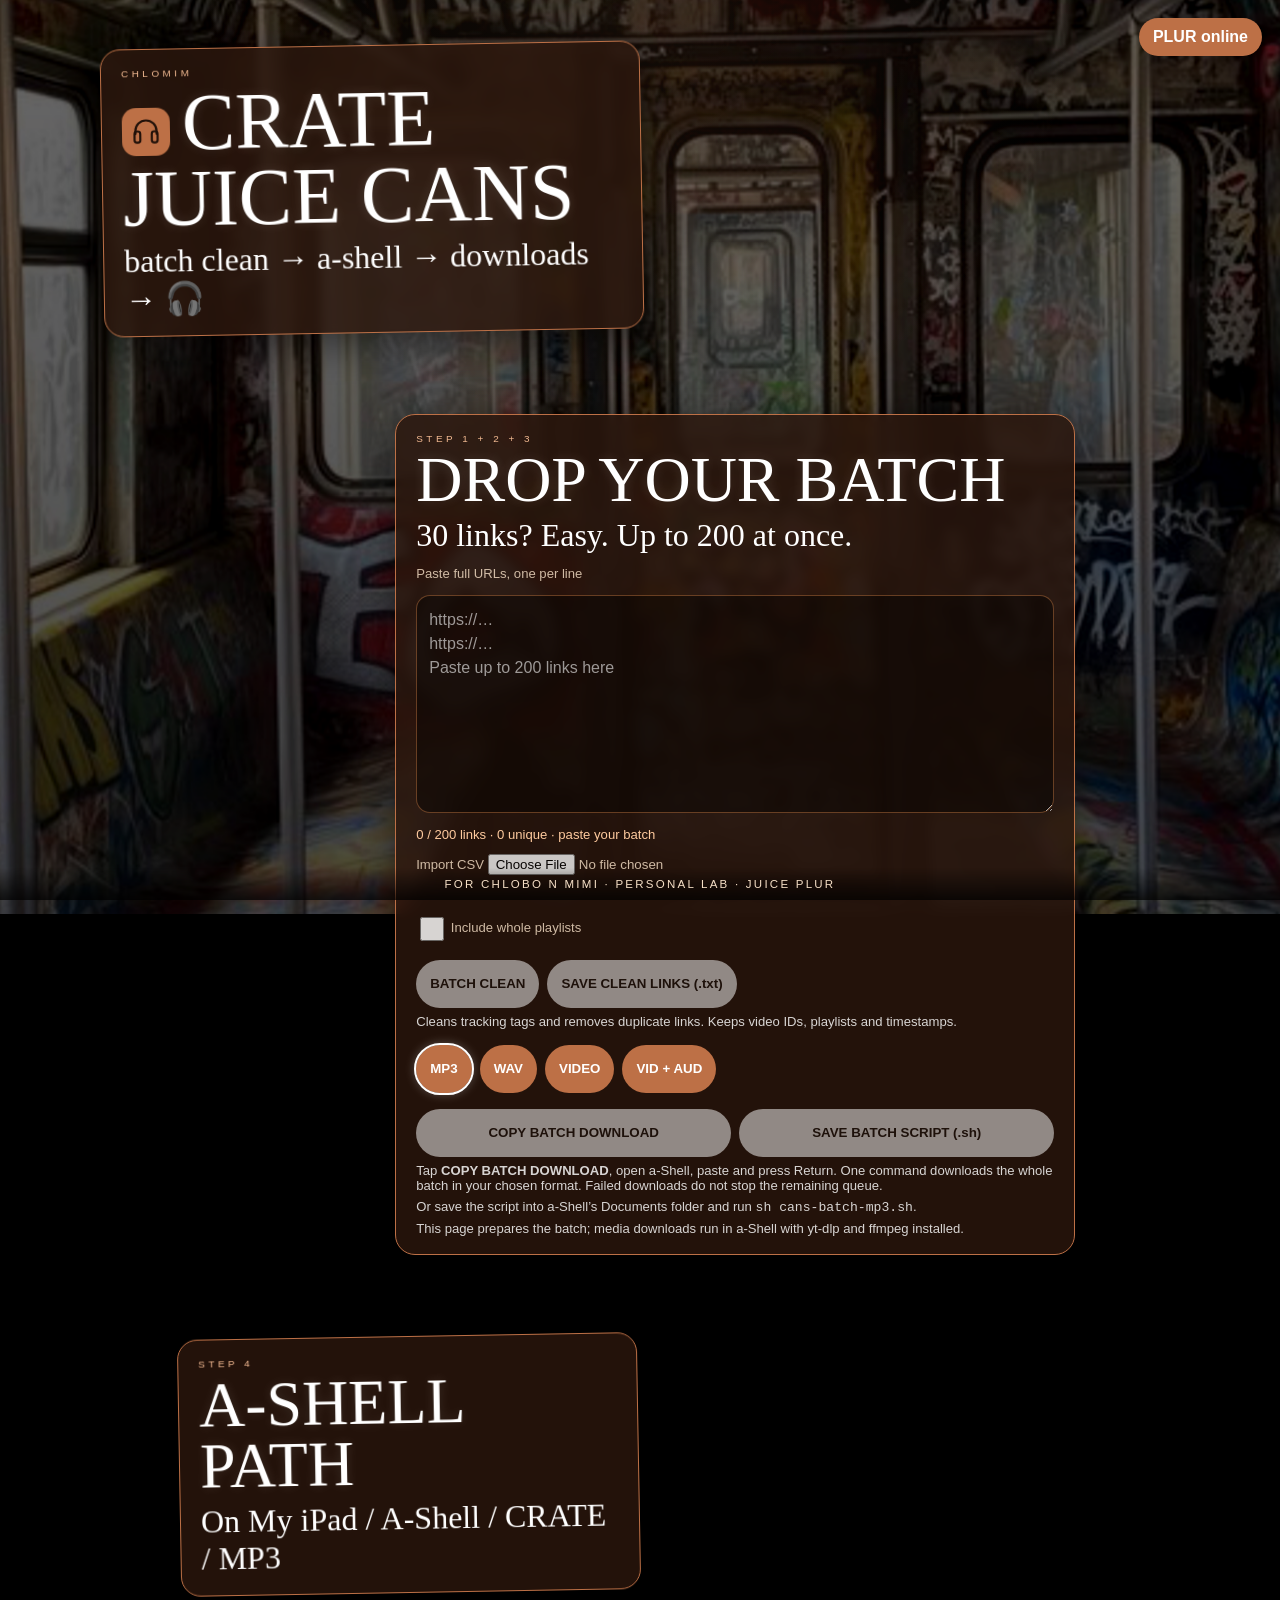
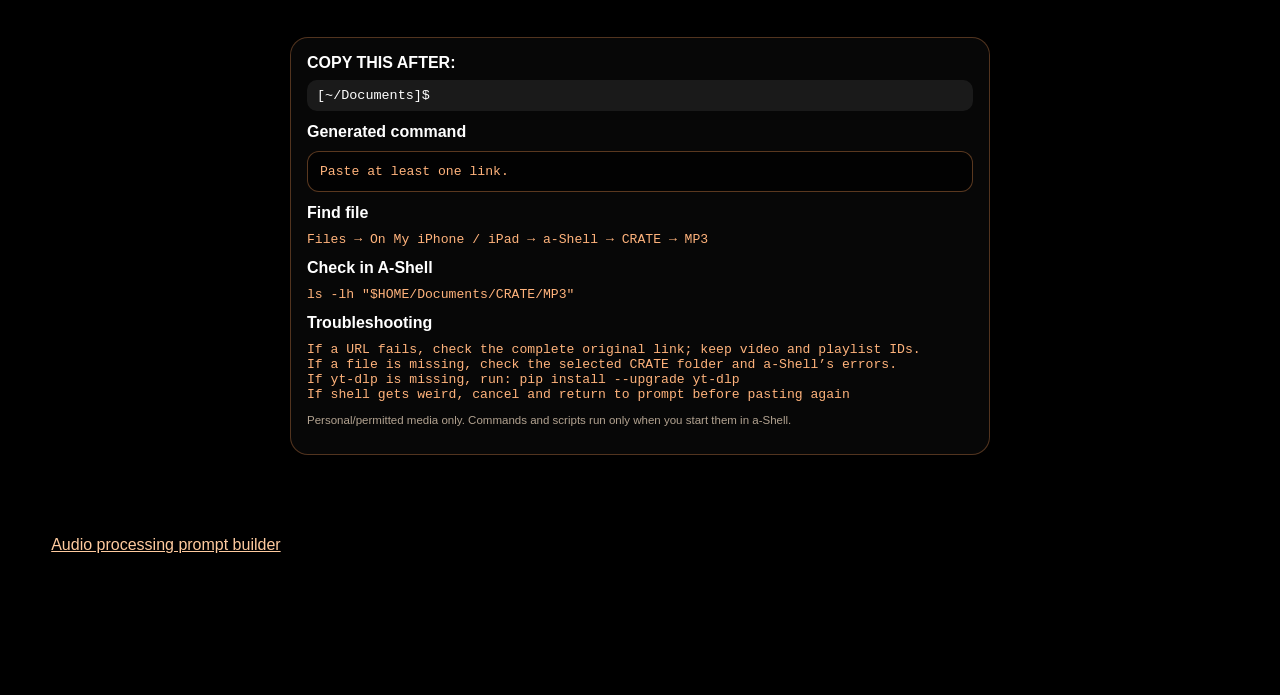
<file: index.html>
<!doctype html><html lang="en"><meta charset="utf-8"><meta name="viewport" content="width=device-width,initial-scale=1"><title>Cans</title><p><a href="./studio/">Open Cans</a></p><script>const target=new URL("./studio/",location.href);target.search=location.search;target.hash=location.hash;location.replace(target.href);</script></html>
</file>
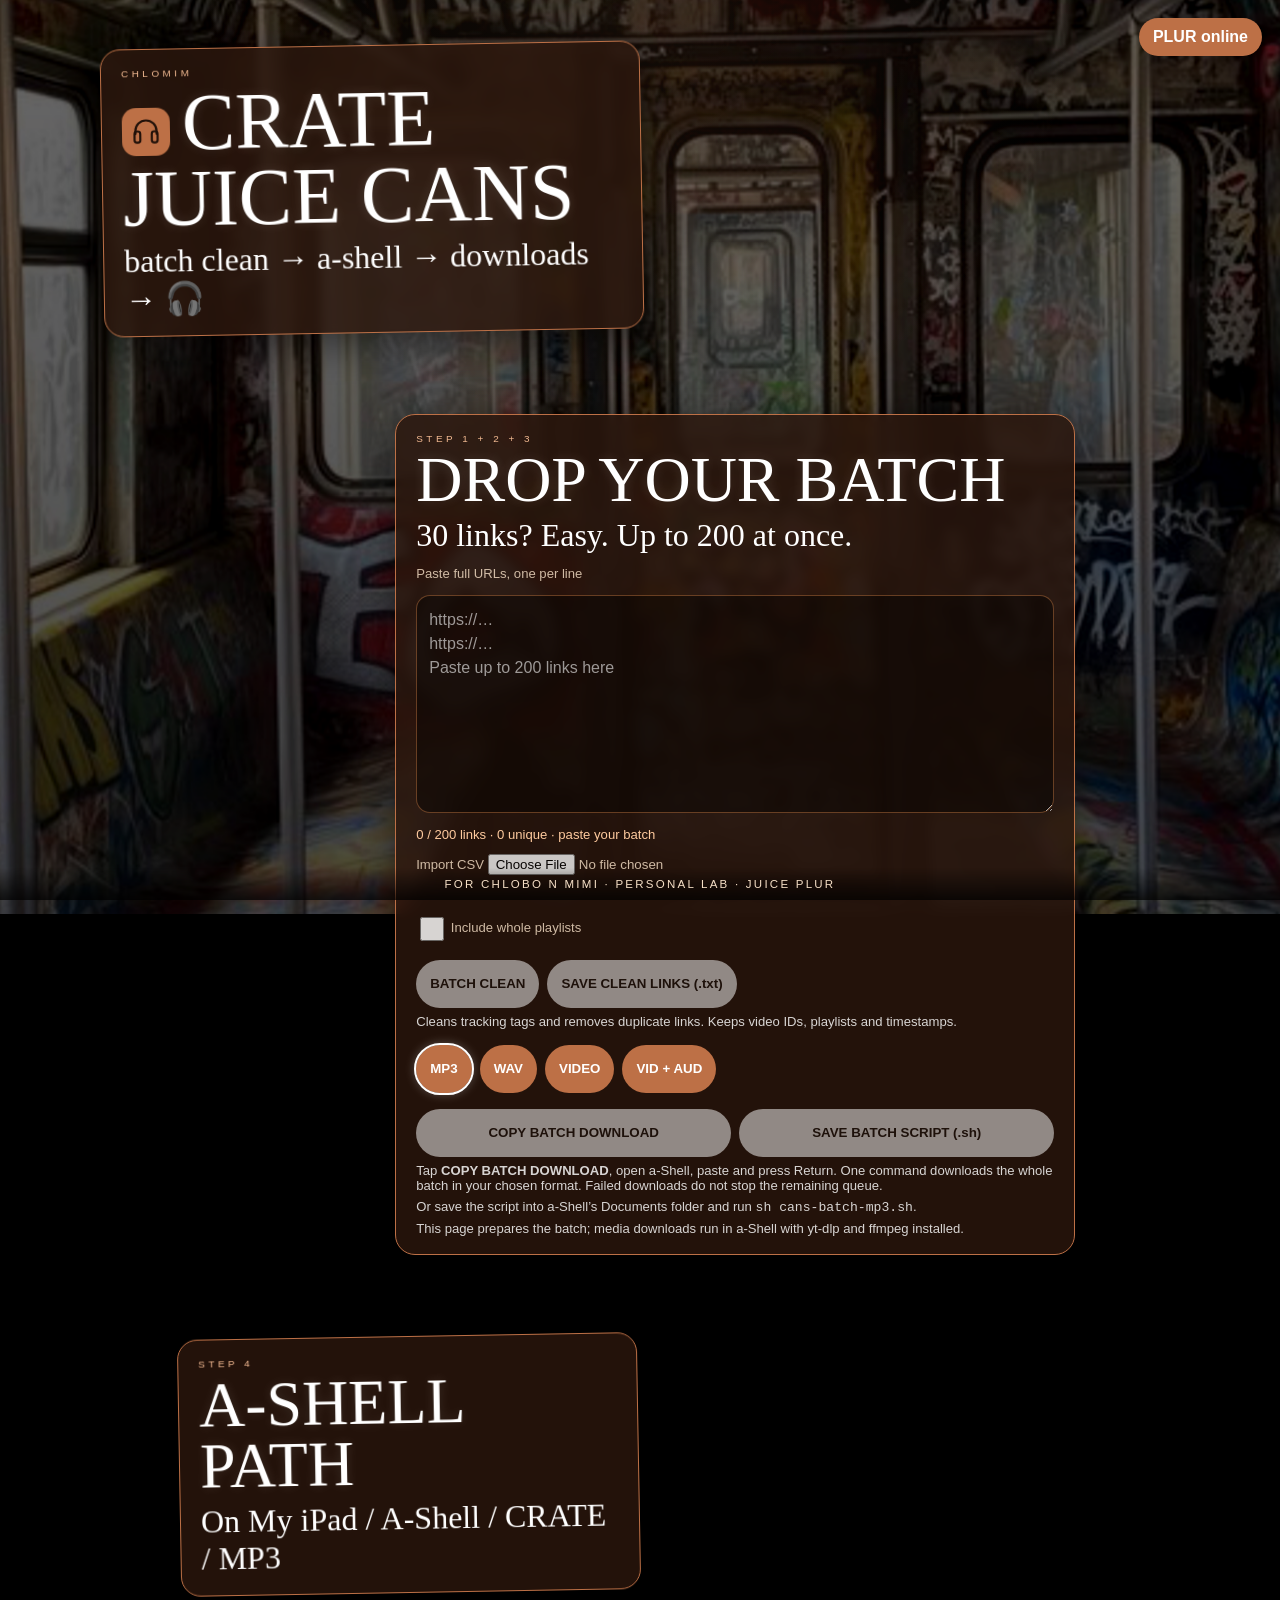
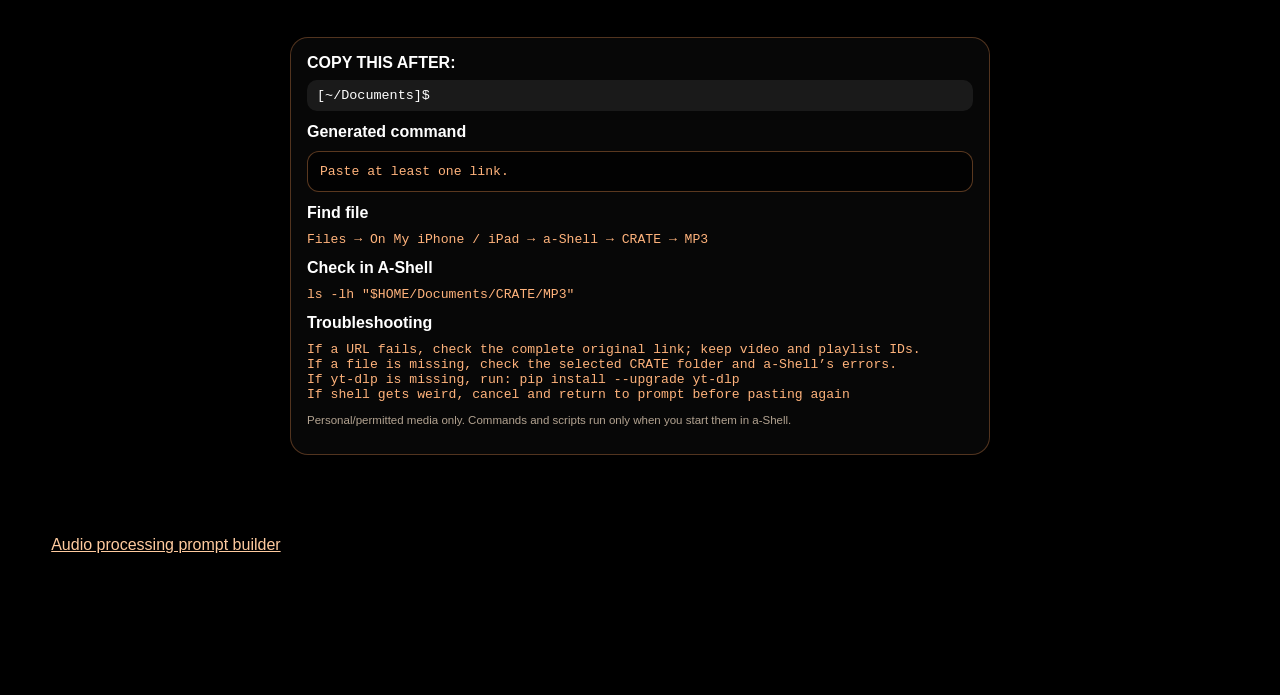
<file: studio/index.html>
<!DOCTYPE html>
<html lang="en">
<head>
<meta charset="UTF-8">
<meta name="viewport" content="width=device-width, initial-scale=1.0, viewport-fit=cover">

<meta name="apple-mobile-web-app-capable" content="yes">

<title>Cans</title>
<link rel="stylesheet" href="styles.css?v=20261105-batch">


<!-- JUICE app identity: keep icon, page accent and share image aligned. -->
<meta name="theme-color" content="#BD7046">
<meta name="apple-mobile-web-app-title" content="Cans">
<link rel="icon" type="image/svg+xml" href="identity/icon.svg">
<link rel="apple-touch-icon" sizes="180x180" href="identity/icon-180.png">
<link rel="manifest" href="identity.webmanifest">
<meta property="og:type" content="website">
<meta property="og:title" content="Cans">
<meta property="og:image" content="https://jujubeans85.github.io/chlomim/studio/identity/share.png">
<meta property="og:image:width" content="1200">
<meta property="og:image:height" content="630">
<meta property="og:image:alt" content="Cans — headphones icon">
<link rel="stylesheet" href="identity/identity.css">
</head>

<body>
<div class="train-bg" aria-hidden="true"></div>
<div class="smoke" aria-hidden="true"></div>

<main class="portal" id="top">
  <section class="sign sign-top" data-action="portal" tabindex="0" role="button" aria-label="Open CHLOMIM command helper">
    <span class="kicker">CHLOMIM</span>
    <h1><img class="juice-identity-mark" src="identity/icon.svg" alt="" width="48" height="48">CRATE JUICE CANS</h1>
    <p>batch clean → a-shell → downloads → 🎧</p>
  </section>

  <section class="sign sign-mid launcher-card" aria-label="Drop link here">
    <span class="kicker">STEP 1 + 2 + 3</span>
    <h2>DROP YOUR BATCH</h2>
    <p>30 links? Easy. Up to 200 at once.</p>

    <label for="source-url" class="helper-note input-label">Paste full URLs, one per line</label>
    <textarea aria-describedby="batch-status batch-errors" id="source-url" rows="8" spellcheck="false" autocapitalize="off" autocorrect="off" placeholder="https://…&#10;https://…&#10;Paste up to 200 links here"></textarea>
    <p id="batch-status" class="helper-note batch-status" role="status">0 / 200 links · ready for your batch</p>
    <pre id="batch-errors" class="batch-errors" hidden></pre>

    <label class="helper-note">Import CSV <input id="csv-input" type="file" accept=".csv,text/csv"></label>
    <label class="helper-note"><input id="playlist-mode" type="checkbox"> Include whole playlists</label>
    <div class="mini-controls" role="group" aria-label="batch link controls">
      <button id="clean-link" class="copy-btn" type="button" disabled>BATCH CLEAN</button>
      <button id="save-links" class="copy-btn" type="button" disabled>SAVE CLEAN LINKS (.txt)</button>
    </div>
    <p class="helper-note">Cleans tracking tags and removes duplicate links. Keeps video IDs, playlists and timestamps.</p>
    <div class="mini-controls" role="group" aria-label="download format">
      <button class="format-btn active" data-format="MP3" aria-pressed="true" type="button">MP3</button>
      <button class="format-btn" data-format="WAV" aria-pressed="false" type="button">WAV</button>
      <button class="format-btn" data-format="VIDEO" aria-pressed="false" type="button">VIDEO</button>
      <button class="format-btn" data-format="VIDAUD" aria-pressed="false" type="button">VID + AUD</button>
    </div>
    <div class="mini-controls batch-actions" role="group" aria-label="batch download controls">
      <button id="copy-command" class="copy-btn" type="button" disabled>COPY BATCH DOWNLOAD</button>
      <button id="save-script" class="copy-btn" type="button" disabled>SAVE BATCH SCRIPT (.sh)</button>
    </div>

    <p class="helper-note">Tap <b>COPY BATCH DOWNLOAD</b>, open a-Shell, paste and press Return. One command downloads the whole batch in your chosen format. Failed downloads do not stop the remaining queue.</p>
    <p class="helper-note" id="script-help">Or save the script into a-Shell’s Documents folder and run <code id="script-run">sh cans-batch-mp3.sh</code>.</p>
    <p class="helper-note">This page prepares the batch; media downloads run in a-Shell with yt-dlp and ffmpeg installed.</p>
  </section>

  <section class="sign sign-low" data-action="shell" tabindex="0" role="button" aria-label="Reveal A-Shell path">
    <span class="kicker">STEP 4</span>
    <h2>A-SHELL PATH</h2>
    <p id="folder-label">On My iPad / A-Shell / CRATE / MP3</p>
  </section>

  <aside class="shell-panel show" id="shell-panel" aria-live="polite">
    <b>COPY THIS AFTER:</b>
    <pre class="prompt-line">[~/Documents]$</pre>

    <b>Generated command</b>
    <code id="generated-command">Paste a clean link first.</code>

    <b>Find file</b>
    <code id="file-path">Files → On My iPhone / iPad → a-Shell → CRATE → MP3</code>

    <b>Check in A-Shell</b>
    <code id="check-command">ls -lh "$HOME/Documents/CRATE/MP3"</code>

    <b>Troubleshooting</b>
    <code>If a URL fails, check the complete original link; keep video and playlist IDs.
If a file is missing, check the selected CRATE folder and a-Shell’s errors.
If yt-dlp is missing, run: pip install --upgrade yt-dlp
If shell gets weird, cancel and return to prompt before pasting again</code>

    <p class="legal-note">Personal/permitted media only. Commands and scripts run only when you start them in a-Shell.</p>
  </aside>
<p><a href="prompt.html">Audio processing prompt builder</a></p>
</main>

<footer>FOR CHLOBO N MIMI · PERSONAL LAB · JUICE PLUR</footer>
<div role="status" class="toast" id="toast">ready</div>

<script src="command-builder.js?v=20261106-query"></script>
<script src="main.js?v=20261105-batch"></script>
</body>
</html>
</file>
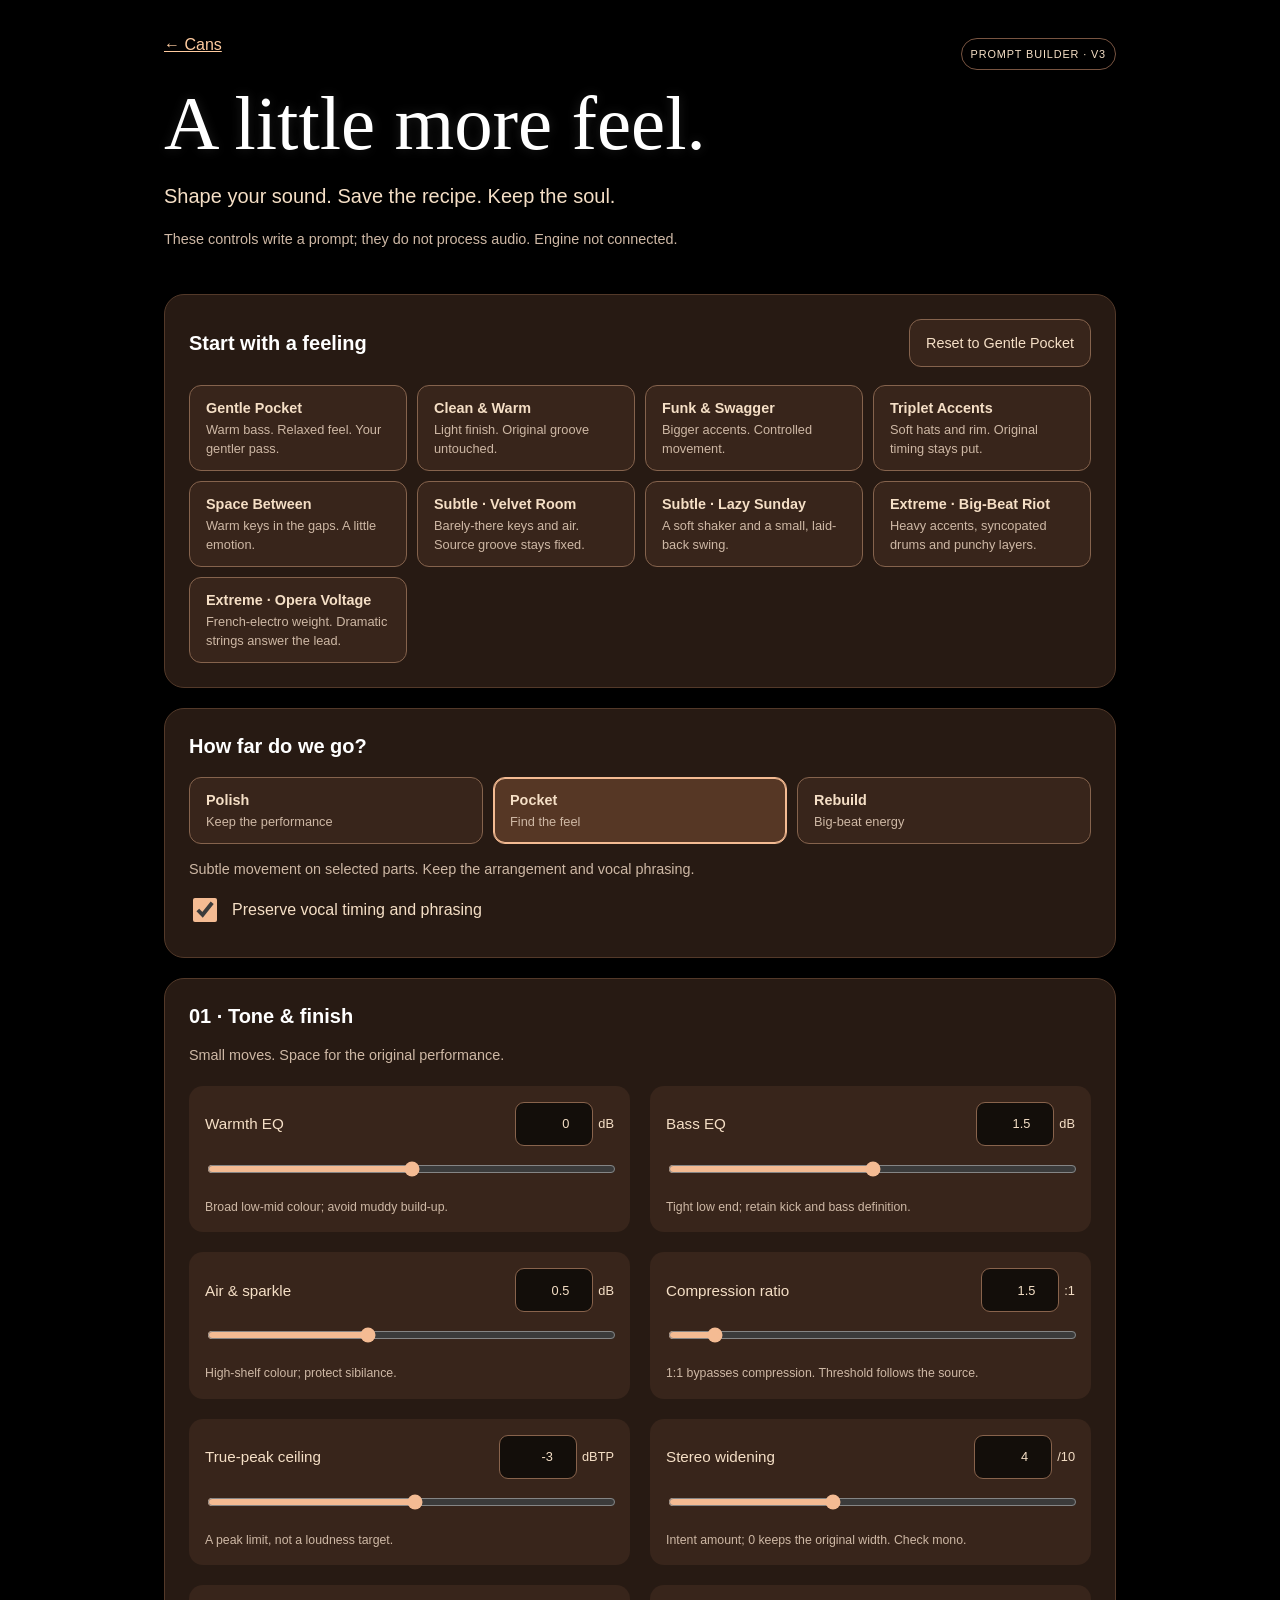
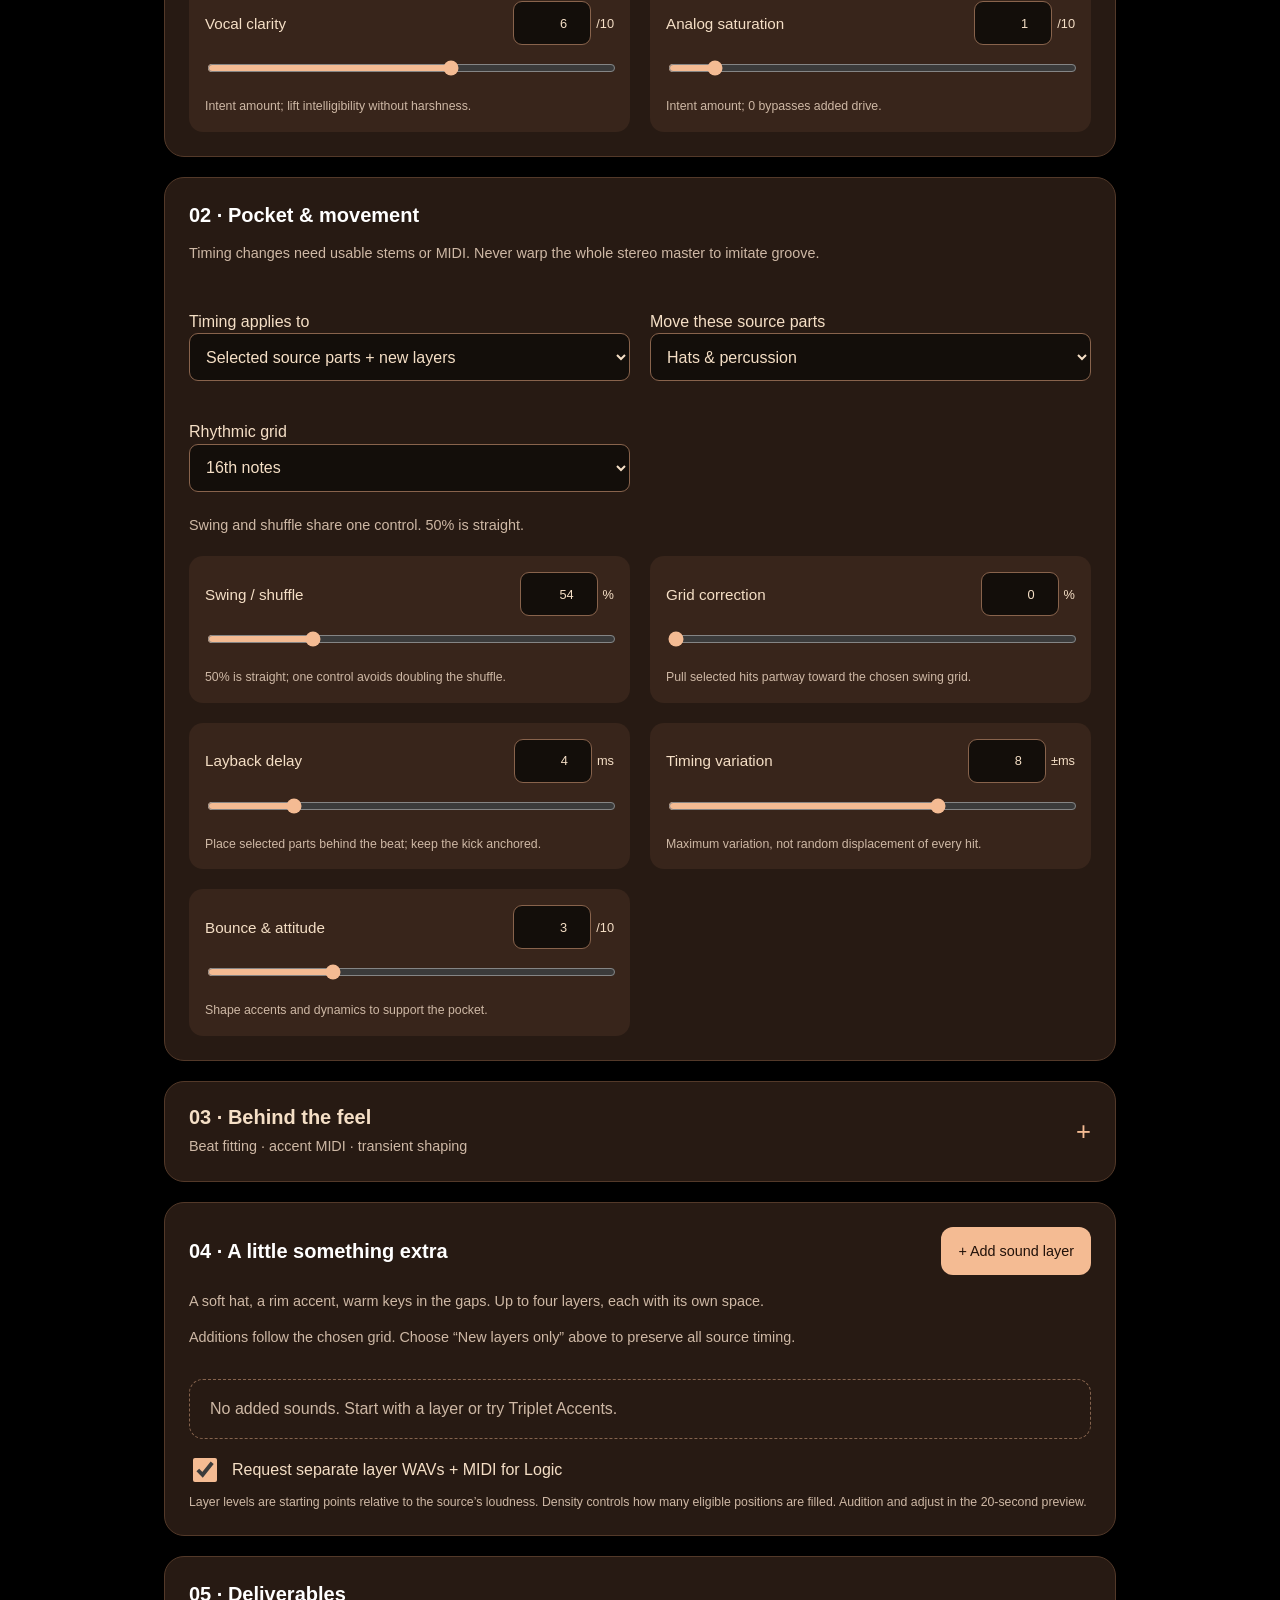
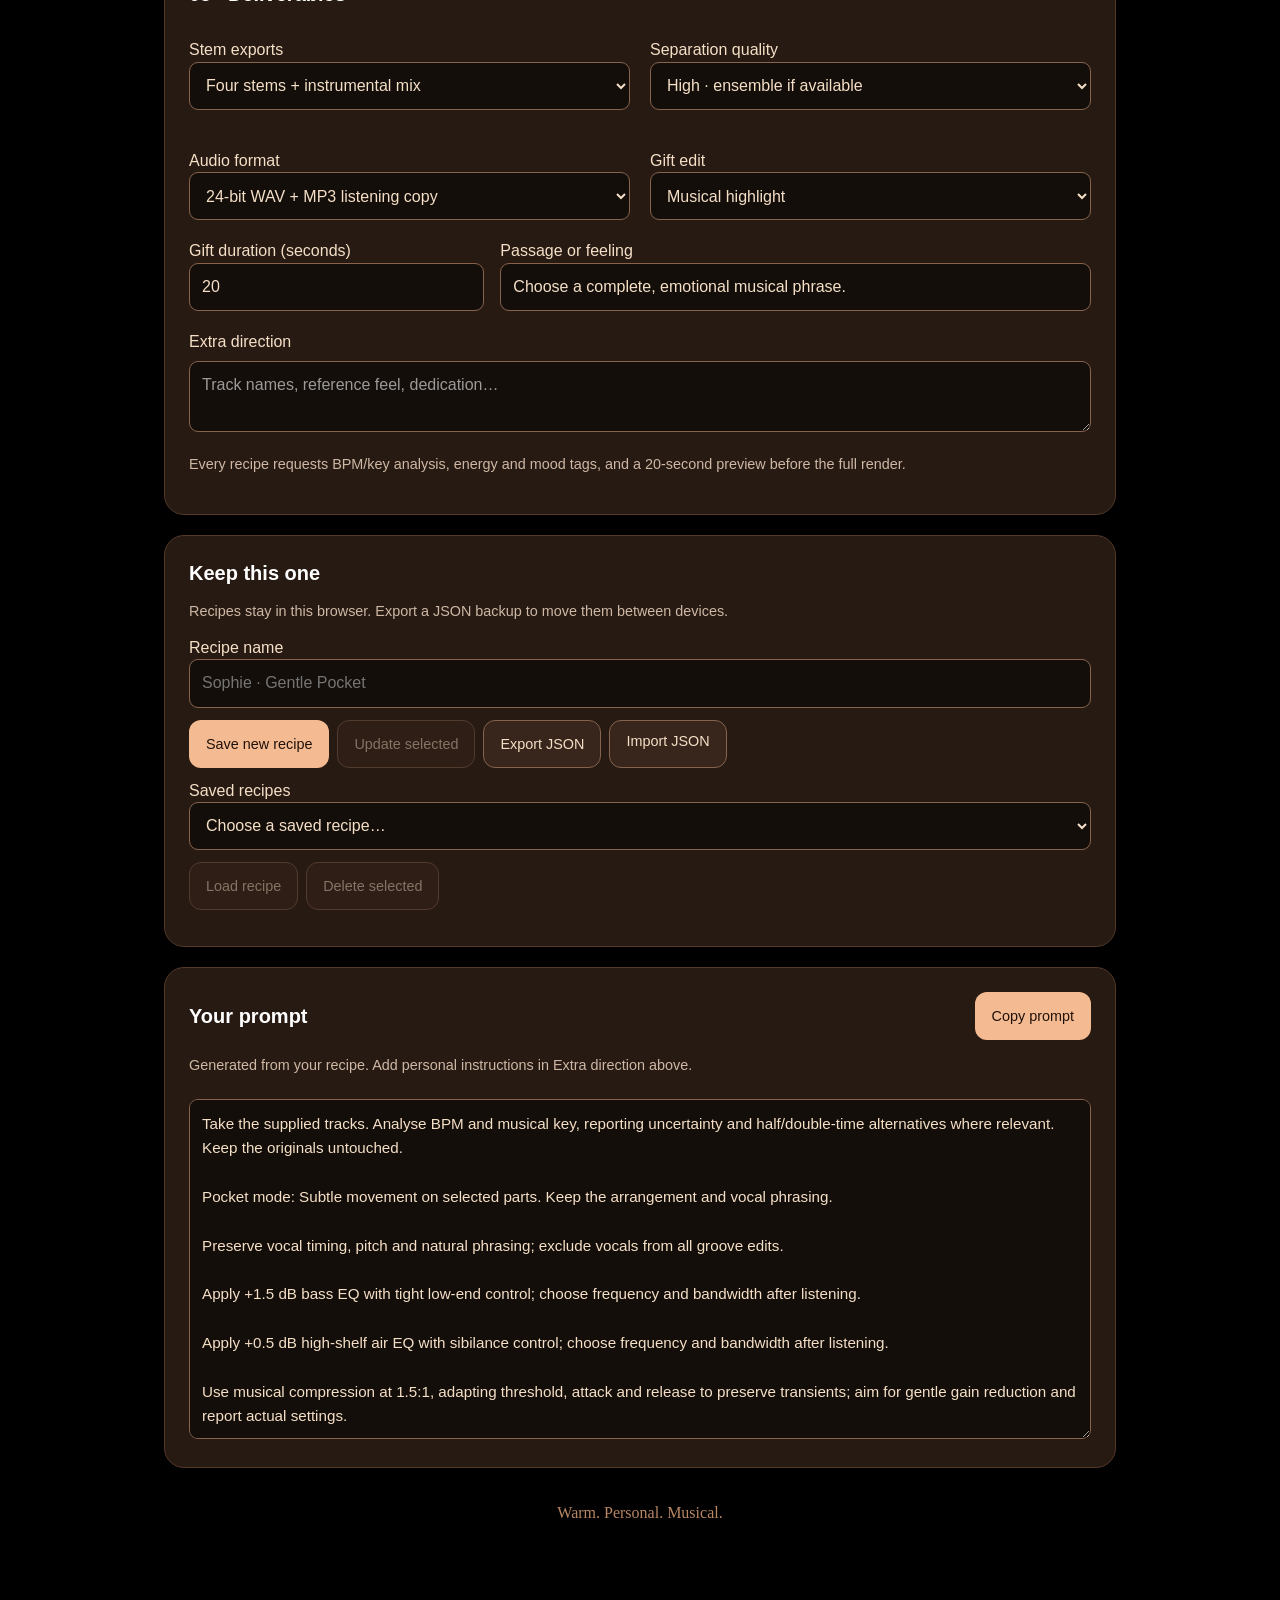
<file: studio/prompt.html>
<!doctype html>
<html lang="en">
<head><meta charset="utf-8"><meta name="viewport" content="width=device-width,initial-scale=1"><meta name="theme-color" content="#38251b"><title>Cans · Audio recipes</title><link rel="stylesheet" href="styles.css"><link rel="stylesheet" href="prompt-v3.css"></head>
<body><main>
<header><a href="index.html">← Cans</a><span class="badge">PROMPT BUILDER · V3</span><h1>A little more feel.</h1><p class="intro">Shape your sound. Save the recipe. Keep the soul.</p><p class="muted">These controls write a prompt; they do not process audio. Engine not connected.</p></header>
<section aria-labelledby="start-title"><div class="section-heading"><h2 id="start-title">Start with a feeling</h2><button id="reset" class="quiet">Reset to Gentle Pocket</button></div><div id="presets" class="presets"></div></section>
<form id="recipe-form">
<section aria-labelledby="mode-title"><h2 id="mode-title">How far do we go?</h2><div class="modes" id="modes"></div><p id="mode-note" class="muted"></p><label class="check"><input type="checkbox" id="protectVocals" data-field="protectVocals"> Preserve vocal timing and phrasing</label></section>
<section aria-labelledby="tone-title"><h2 id="tone-title">01 · Tone & finish</h2><p class="muted">Small moves. Space for the original performance.</p><div id="tone-controls" class="controls"></div></section>
<section aria-labelledby="groove-title"><h2 id="groove-title">02 · Pocket & movement</h2><p class="muted" id="groove-note">Timing changes need usable stems or MIDI. Never warp the whole stereo master to imitate groove.</p><fieldset id="groove-fields"><div class="select-grid"><label>Timing applies to<select id="timingScope" data-field="timingScope"><option value="source-and-layers">Selected source parts + new layers</option><option value="layers-only">New layers only · source stays fixed</option></select></label><label>Move these source parts<select id="target" data-field="target"><option value="percussion">Hats & percussion</option><option value="drums">Drums (anchor kick)</option><option value="drums-bass">Drums & bass (anchor kick)</option></select></label><label>Rhythmic grid<select id="subdivision" data-field="subdivision"><option value="16th">16th notes</option><option value="8th">8th notes</option><option value="16th-triplet">1/16 triplets · six per beat</option></select></label></div><p id="grid-note" class="muted"></p><div id="groove-controls" class="controls"></div></fieldset></section>
<section aria-labelledby="advanced-title">
<details id="advanced"><summary><span><strong id="advanced-title">03 · Behind the feel</strong><span class="muted">Beat fitting · accent MIDI · transient shaping</span></span><span class="disclosure" aria-hidden="true">+</span></summary>
<p class="muted">Musical instructions for the processor. These controls do not analyse or render audio in this page.</p>
<p id="advanced-note" class="muted"></p><fieldset id="advanced-fields">
<h3>Fit the beat</h3><div class="select-grid"><label>Beat reference<select id="beatMode" data-field="beatMode"><option value="follow">Follow the source’s local beat map</option><option value="fixed">Use a requested fixed tempo</option></select></label><label id="bpm-field">Requested tempo · BPM<input type="number" id="bpm" data-field="bpm" min="30" max="300" step="0.1"><span class="hint">A requested value, not a BPM measurement.</span></label></div>
<p class="hint">The processor must check downbeats and confidence. Unreliable timing needs a corrected anchor before movement.</p>
<h3>Shape new accent MIDI</h3><p class="muted">Used when a new sound layer is enabled below. Source vocals stay out of this pattern.</p>
<div class="select-grid"><label>Accent pattern<select id="accentPattern" data-field="accentPattern"><option value="follow">Echo the existing accents</option><option value="offbeat">Offbeat lift</option><option value="syncopated">Syncopated bounce</option><option value="ends">Phrase-ending accents</option></select></label><label>Pattern length · bars<input type="number" id="cycle" data-field="cycle" min="1" max="16" step="1"></label><label>Variation seed<input type="number" id="seed" data-field="seed" min="0" max="999999" step="1"><span class="hint">Same seed keeps variations repeatable in a compatible engine.</span></label></div><div id="accent-controls" class="controls"></div>
<h3>Shape new percussion</h3><p class="muted">Attack and tail controls affect added percussion only. Zero leaves the layer unshaped.</p><div id="transient-controls" class="controls"></div>
</fieldset></details></section>
<section aria-labelledby="layers-title"><div class="section-heading"><h2 id="layers-title">04 · A little something extra</h2><button id="add-layer" type="button">+ Add sound layer</button></div><p class="muted">A soft hat, a rim accent, warm keys in the gaps. Up to four layers, each with its own space.</p><p id="layer-mode-note" class="muted"></p><fieldset id="layer-fields"><div id="layers"></div><p id="empty-layers" class="empty">No added sounds. Start with a layer or try Triplet Accents.</p><label class="check"><input type="checkbox" id="layerExports" data-field="layerExports"> Request separate layer WAVs + MIDI for Logic</label><p class="hint">Layer levels are starting points relative to the source’s loudness. Density controls how many eligible positions are filled. Audition and adjust in the 20-second preview.</p></fieldset></section>
<section aria-labelledby="output-title"><h2 id="output-title">05 · Deliverables</h2><div class="select-grid"><label>Stem exports<select id="stems" data-field="stems"><option value="none">No stem exports</option><option value="four">Vocals / drums / bass / other</option><option value="vocal-inst">Vocals + instrumental</option><option value="all">Four stems + instrumental mix</option></select></label><label>Separation quality<select id="quality" data-field="quality"><option value="balanced">Balanced · single model</option><option value="high">High · ensemble if available</option></select></label><label>Audio format<select id="format" data-field="format"><option value="wav24">WAV · 24-bit / source rate</option><option value="cd">WAV · 16-bit / 44.1 kHz (CD)</option><option value="wav-mp3">24-bit WAV + MP3 listening copy</option></select></label><label>Gift edit<select id="gift" data-field="gift"><option value="none">No gift edit</option><option value="highlight">Musical highlight</option><option value="voice">Highlight + supplied voice overlay</option></select></label></div><div id="gift-fields"><label>Gift duration (seconds)<input type="number" id="duration" data-field="duration" min="16" max="72" step="1"></label><label>Passage or feeling<input id="passage" data-field="passage" maxlength="300" placeholder="e.g. first chorus, tender and intimate"></label></div><label>Extra direction<textarea id="notes" data-field="notes" maxlength="2000" placeholder="Track names, reference feel, dedication…"></textarea></label><p class="muted">Every recipe requests BPM/key analysis, energy and mood tags, and a 20-second preview before the full render.</p></section>
</form>
<section aria-labelledby="save-title"><h2 id="save-title">Keep this one</h2><p class="muted">Recipes stay in this browser. Export a JSON backup to move them between devices.</p><label>Recipe name<input id="recipe-name" maxlength="80" placeholder="Sophie · Gentle Pocket"></label><div class="actions"><button id="save">Save new recipe</button><button id="update" class="quiet" disabled>Update selected</button><button id="export" class="quiet">Export JSON</button><label class="button quiet">Import JSON<input type="file" id="import" accept=".json,application/json" class="sr-only"></label></div><label>Saved recipes<select id="saved"><option value="">Choose a saved recipe…</option></select></label><div class="actions"><button id="load" class="quiet" disabled>Load recipe</button><button id="delete" class="quiet" disabled>Delete selected</button></div></section>
<section aria-labelledby="prompt-title"><div class="section-heading"><h2 id="prompt-title">Your prompt</h2><button id="copy">Copy prompt</button></div><p class="muted">Generated from your recipe. Add personal instructions in Extra direction above.</p><label class="sr-only" for="postprompt-textarea">Generated audio prompt</label><textarea id="postprompt-textarea" readonly></textarea></section>
<p id="status" role="status" aria-live="polite"></p><p class="end-note">Warm. Personal. Musical.</p><noscript>This builder needs JavaScript enabled to create and save recipes.</noscript>
</main><script type="module" src="prompt-v3.1.js?v=20261010-presets"></script></body></html>
</file>
<file: studio/styles.css>
:root {
  --cream:#f5dfc6;
  --rust:#ff9d57;
  --ink:#140c08;
  --glass:rgba(25,12,6,0.74);
}

* { box-sizing:border-box; -webkit-tap-highlight-color:transparent; }

html,body {
  margin:0;
  min-height:100%;
  font-family: "Trebuchet MS", "Arial", sans-serif;
  overflow-x:hidden;
  background:#000;
  color:var(--cream);
}

body {
  position:relative;
}

.train-bg {
  position:fixed;
  inset:0;
  background:url('assets/IMG_0511.jpeg') center center / cover no-repeat;
  filter:contrast(1.08) saturate(1.08) brightness(0.78);
  transform:scale(1.03);
}

.train-bg::after {
  content:"";
  position:absolute;
  inset:0;
  background:linear-gradient(to bottom, rgba(0,0,0,0.48), rgba(0,0,0,0.62));
}

.smoke {
  position:fixed;
  inset:0;
  background:radial-gradient(circle at top, rgba(255,157,87,0.08), transparent 40%);
  mix-blend-mode:screen;
  pointer-events:none;
}

.portal {
  position:relative;
  z-index:2;
  min-height:100vh;
  padding:5vh 4vw 14vh;
}

.sign {
  position:relative;
  width:min(78vw, 540px);
  margin-bottom:9vh;
  background:var(--glass);
  border:1px solid rgba(245,223,198,0.16);
  backdrop-filter:blur(6px);
  -webkit-backdrop-filter:blur(6px);
  border-radius:20px;
  padding:18px 20px;
  box-shadow:0 10px 40px rgba(0,0,0,0.48);
  transform:rotate(-1deg);
}

.sign-top { margin-left:4vw; }
.sign-mid { margin-left:auto; margin-right:12vw; transform:rotate(1deg); }
.sign-low { margin-left:10vw; width:min(66vw,460px); }

.kicker {
  display:block;
  font-size:0.62rem;
  letter-spacing:0.22rem;
  opacity:0.72;
  margin-bottom:6px;
}

h1,h2 {
  margin:0;
  font-family:"Marker Felt", "Chalkboard SE", cursive;
  font-weight:400;
  line-height:0.95;
  color:#fff;
  text-shadow:0 0 12px rgba(255,255,255,0.12);
}

h1 {
  font-size:clamp(2.6rem, 8vw, 5rem);
}

h2 {
  font-size:clamp(2rem, 7vw, 4rem);
}

.sign p {
  margin:6px 0 0;
  font-family:"Marker Felt", "Chalkboard SE", cursive;
  font-size:clamp(1.1rem, 3vw, 2rem);
  color:#fff;
}

.mini-controls {
  display:flex;
  flex-wrap:wrap;
  gap:8px;
  margin-top:16px;
}

.mini-controls button {
  border:none;
  background:rgba(255,157,87,0.92);
  color:#1a100b;
  border-radius:999px;
  padding:8px 14px;
  font-weight:700;
}

.shell-panel {
  position:relative;
  left:auto;
  bottom:auto;
  transform:none;
  width:min(92vw,700px);
  margin: -4vh auto 9vh;
  background:rgba(8,8,8,0.92);
  border:1px solid rgba(255,157,87,0.3);
  border-radius:18px;
  padding:16px;
  display:none;
  z-index:5;
}

.shell-panel.show {
  display:block;
}

.shell-panel b {
  display:block;
  margin-top:12px;
  color:#fff;
}

.shell-panel b:first-child {
  margin-top:0;
}

.shell-panel code {
  display:block;
  margin-top:10px;
  color:#ffb37c;
  white-space:pre-wrap;
  overflow-wrap:anywhere;
  font-size:0.82rem;
}

footer {
  position:fixed;
  left:0;
  right:0;
  bottom:0;
  z-index:4;
  text-align:center;
  padding:10px;
  font-size:0.72rem;
  letter-spacing:0.14rem;
  background:linear-gradient(to top, rgba(0,0,0,0.72), transparent);
}

.toast {
  position:fixed;
  top:18px;
  right:18px;
  background:rgba(255,157,87,0.9);
  color:#1a100b;
  padding:10px 14px;
  border-radius:999px;
  font-weight:700;
  opacity:0;
  transform:translateY(-10px);
  transition:all 0.25s ease;
  z-index:10;
}

.toast.show {
  opacity:1;
  transform:translateY(0);
}

textarea {
  width: 100%;
  min-height: 82px;
  margin-top: 14px;
  padding: 12px;
  resize: vertical;
  border-radius: 14px;
  border: 1px solid rgba(255,157,87,0.35);
  background: rgba(0,0,0,0.42);
  color: #fff;
  font: inherit;
}

textarea::placeholder {
  color: rgba(255,255,255,0.58);
}

.helper-note {
  font-size: 0.82rem !important;
  font-family: inherit !important;
  opacity: 0.82;
}

.prompt-line {
  margin: 8px 0 12px;
  padding: 8px 10px;
  border-radius: 10px;
  background: rgba(255,255,255,0.08);
  color: #fff;
  font-size: 0.84rem;
  white-space: pre-wrap;
}

#generated-command {
  user-select: all;
  -webkit-user-select: all;
  border: 1px solid rgba(255,157,87,0.35);
  background: rgba(0,0,0,0.62);
  padding: 12px;
  border-radius: 12px;
}

.legal-note {
  font-family: inherit !important;
  font-size: 0.72rem !important;
  opacity: 0.72;
  margin-top: 12px !important;
}

.copy-btn,
.format-btn {
  touch-action: manipulation;
}

.format-btn.active {
  outline: 2px solid #fff;
  box-shadow: 0 0 12px rgba(255,255,255,0.35);
}

.copy-btn {
  background: #fff !important;
}

@media (max-width:700px) {
  .portal {
    padding-top:3vh;
  }

  .sign,
  .sign-top,
  .sign-mid,
  .sign-low {
    width:92%;
    margin-left:auto;
    margin-right:auto;
  }

  .shell-panel {
    width:92%;
    margin-top:-2vh;
  }
}

/* Foundation v1: larger touch targets, focus and reduced motion; preserve the carriage identity. */
:root { --juice-touch:48px; --juice-focus:#ffe4c6; }
button, input[type=file] { min-height:var(--juice-touch); }
button:disabled { opacity:.5; }
:focus-visible { outline:3px solid var(--juice-focus); outline-offset:4px; }
a { color:#ffcb9f; }
input[type=checkbox] { width:24px; height:24px; vertical-align:middle; }
.launcher-card { width:min(92vw, 680px); transform:none; }
.launcher-card > label { display:block; margin-top:12px; }
#source-url { min-height:190px; line-height:1.5; }
.sign .batch-status { margin-top:10px; color:#ffcb9f; opacity:1; }
.batch-errors { white-space:pre-wrap; overflow-wrap:anywhere; max-height:180px; overflow-y:auto; border-left:3px solid #ffa99d; padding:10px; background:#311a18; color:#ffd9d2; font-size:.82rem; }
.batch-actions button { flex:1 1 220px; }
#script-run { overflow-wrap:anywhere; user-select:all; }
button:not(:disabled) { cursor:pointer; }
button:disabled { cursor:not-allowed; }
@media (prefers-reduced-motion:reduce) { *, *::before, *::after { scroll-behavior:auto!important; transition:none!important; animation:none!important; } }
</file>
<file: studio/identity/identity.css>
:root{--juice-identity:#BD7046;--juice-identity-ink:#211109}
.juice-identity-mark{width:48px;height:48px;border-radius:14px;object-fit:contain;vertical-align:middle;flex-shrink:0}
h1 .juice-identity-mark{margin-right:12px}
:root{--rust:#BD7046;--glass:rgba(43,22,13,.82)}.mini-controls .format-btn,.toast{background:#BD7046;color:#fff}.sign{border-color:#BD7046}.kicker{color:#F4BB93;opacity:1}
</file>
<file: studio/prompt-v3.css>
main{max-width:1000px;margin:auto;padding:24px 24px 70px}header{padding:12px 0 30px}header a{display:inline-block;margin-bottom:30px}h1{font-size:clamp(2.8rem,7vw,4.8rem);line-height:1.05}h2{font-family:inherit;font-size:1.25rem;line-height:1.3;font-weight:700;text-shadow:none}.intro{font-size:1.25rem}.muted{color:#ceb8a5;font-size:.9rem;line-height:1.55}.badge{float:right;font-size:.68rem;letter-spacing:.08em;border:1px solid #785441;padding:9px;border-radius:20px;margin-top:2px}section{margin:0 0 20px;padding:24px;background:#271a13;border:1px solid #533929;border-radius:20px}.section-heading{display:flex;justify-content:space-between;gap:12px;align-items:center;flex-wrap:wrap}.presets,.modes{display:grid;grid-template-columns:repeat(3,1fr);gap:10px;margin-top:18px}button,.button{font:inherit;font-size:.9rem;padding:12px 16px;border:1px solid transparent;border-radius:12px;background:#f4bb93;color:#211109;cursor:pointer;min-height:48px;touch-action:manipulation}.quiet,.preset,.mode{border:1px solid #85634d;background:#38251b;color:var(--cream)}.preset,.mode{text-align:left;line-height:1.5}.preset strong,.mode strong{display:block}.preset span,.mode span{display:block;font-size:.8rem;color:#ceb8a5}.mode[aria-pressed=true]{border-color:#f4bb93;background:#563725;box-shadow:inset 0 0 0 1px #f4bb93}.controls,.select-grid{display:grid;grid-template-columns:repeat(2,minmax(0,1fr));gap:20px;margin-top:20px}.control{padding:16px;background:#38251b;border-radius:14px}.control-head{display:flex;justify-content:space-between;align-items:center;gap:10px}.control label{font-size:.95rem;margin:0}.numeric{display:flex;align-items:center;gap:5px;white-space:nowrap;font-size:.8rem}.numeric input{width:78px;padding:8px;min-height:44px;text-align:right}input,select,textarea{font:inherit;color:#f5dfc6;background:#130e0a;border:1px solid #88634c;border-radius:9px;padding:12px;min-height:48px;width:100%}input[type=range]{padding:0;accent-color:#f4bb93;border:0;min-height:42px}input[type=checkbox]{width:24px;height:24px;min-height:24px;accent-color:#f4bb93}label{display:block;margin:12px 0 8px;line-height:1.4}.check{display:flex;align-items:center;gap:12px}.hint{font-size:.77rem;line-height:1.5;margin:4px 0 0;color:#ceb8a5}.actions{display:flex;gap:8px;flex-wrap:wrap;margin:12px 0}.actions .button{margin:0}fieldset{padding:0;margin:0;border:0}fieldset:disabled{opacity:.45}textarea{margin-top:8px}#postprompt-textarea{min-height:340px;line-height:1.6;font-size:.95rem}#gift-fields{display:grid;grid-template-columns:1fr 2fr;gap:16px}#gift-fields[hidden]{display:none}#status{position:sticky;bottom:10px;border-radius:12px;background:#f4bb93;color:#211109;padding:14px;box-shadow:0 4px 24px #0008}#status:empty{display:none}.end-note{text-align:center;font-family:cursive;color:#b88664;margin-top:36px}.sr-only{position:absolute;width:1px;height:1px;padding:0;margin:-1px;overflow:hidden;clip:rect(0,0,0,0);white-space:nowrap;border:0}button:disabled{cursor:not-allowed}.button:focus-within{outline:3px solid #ffe4c6;outline-offset:4px}@media(max-width:600px){main{padding:18px 14px 40px}section{padding:18px}.controls,.select-grid{grid-template-columns:1fr}.presets{grid-template-columns:1fr}.modes{gap:6px}.mode{padding:10px}.mode span{font-size:.72rem}.badge{font-size:.55rem}.numeric input{font-size:16px}#gift-fields{grid-template-columns:1fr;gap:0}}
/* Advanced musical controls */
.presets{grid-template-columns:repeat(auto-fit,minmax(180px,1fr))}summary{display:flex;justify-content:space-between;align-items:center;gap:16px;cursor:pointer;list-style:none;min-height:48px}summary::-webkit-details-marker{display:none}summary strong{display:block;font-size:1.25rem}summary .muted{display:block;margin-top:6px}.disclosure{font-size:1.6rem;color:#f4bb93}details[open] .disclosure{transform:rotate(45deg)}h3{font-size:1rem;font-family:inherit;margin:24px 0 8px;font-weight:650}.layer{border:1px solid #85634d;background:#38251b;border-radius:16px;padding:18px;margin:16px 0}.layer h3{margin:0}.layer .select-grid{margin-top:4px}.empty{padding:20px;border:1px dashed #85634d;border-radius:14px;color:#ceb8a5}input:disabled,select:disabled,button:disabled{opacity:.45}summary:focus-visible{outline:3px solid #ffe4c6;outline-offset:6px;border-radius:8px}[hidden]{display:none!important}.check input{flex-shrink:0}.numeric input{max-width:100%}@media(max-width:600px){.presets{grid-template-columns:1fr}.layer{padding:14px}}
</file>
